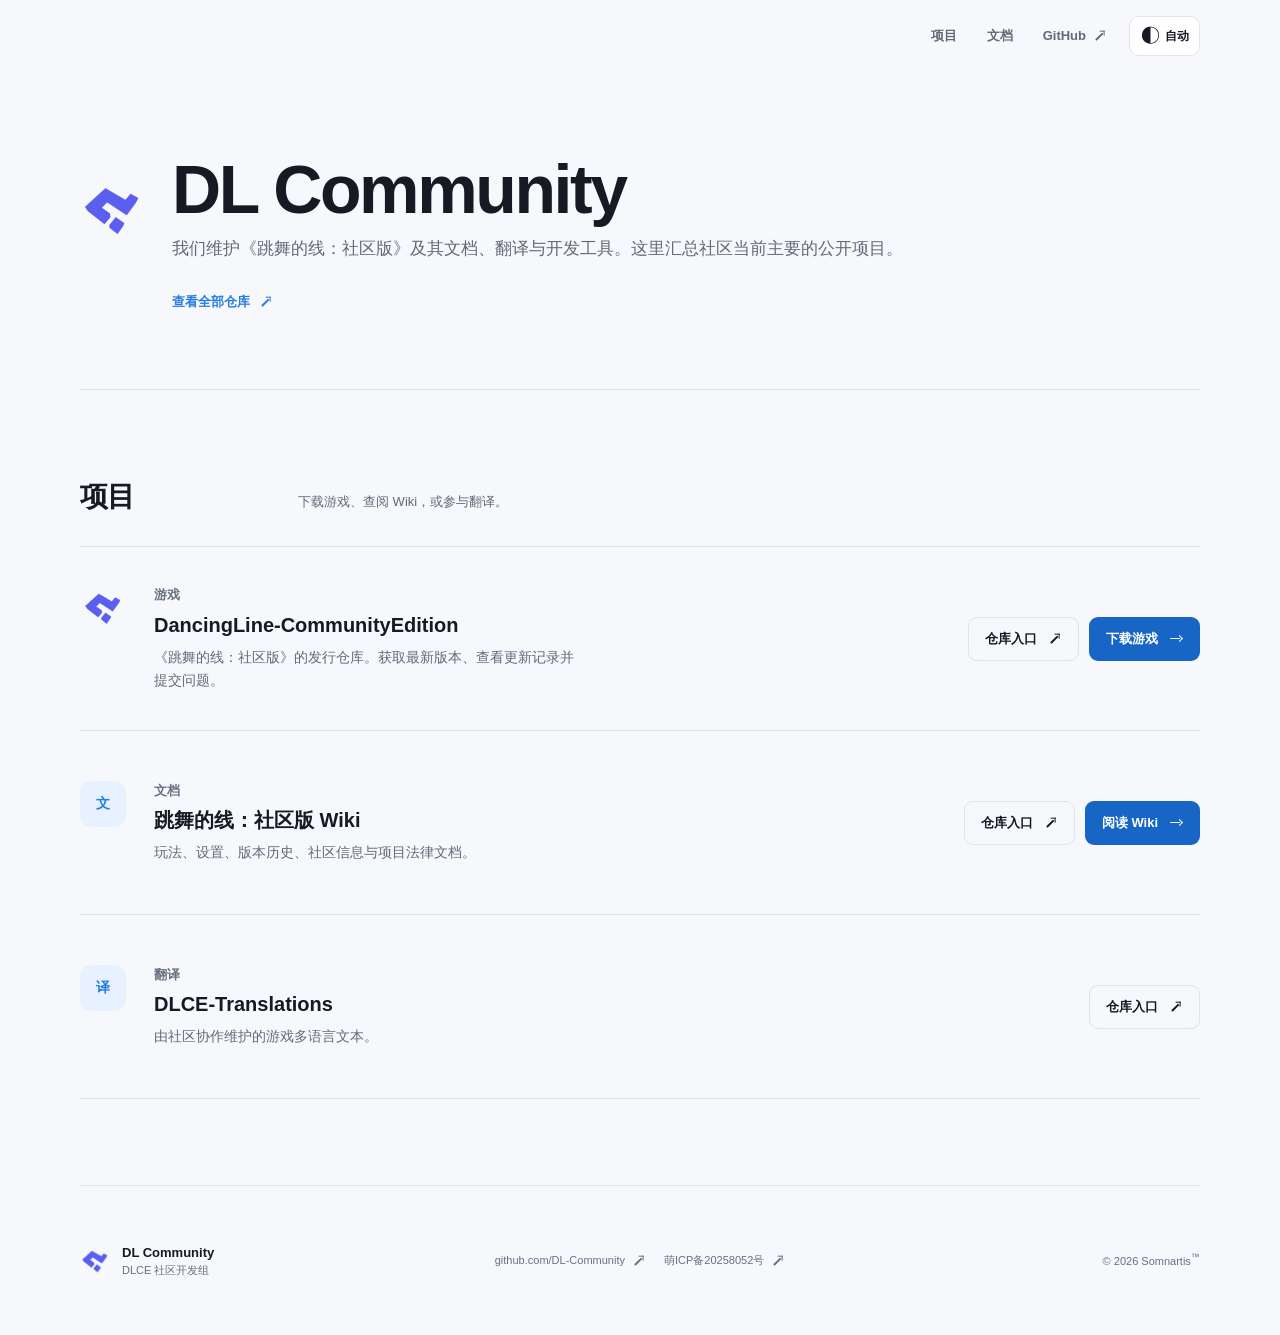
<file: index.html>
<!doctype html>
<html lang="zh-CN">
<head>
  <meta charset="utf-8"><meta name="viewport" content="width=device-width, initial-scale=1">
  <meta name="description" content="DL Community 项目主页：下载跳舞的线社区版、阅读 Wiki，并浏览社区维护的公开项目。">
  <meta name="theme-color" content="#f7f8fc" media="(prefers-color-scheme: light)"><meta name="theme-color" content="#161616" media="(prefers-color-scheme: dark)">
  <meta property="og:type" content="website"><meta property="og:title" content="DL Community — 项目主页"><meta property="og:description" content="下载 DLCE、阅读项目文档，并浏览 DL Community 的公开项目。">
  <link rel="canonical" href="https://dlce.somnartis.net/">
  <link id="site-favicon" rel="icon" href="assets/dl-logo-dark.png" type="image/png" data-light-href="assets/dl-logo-dark.png" data-dark-href="assets/dl-logo-white.png">
  <link rel="stylesheet" href="styles.css?v=20260816-3"><title>DL Community — 项目主页</title>
  <script>try{const t=localStorage.getItem('dl-theme');if(t==='light'||t==='dark')document.documentElement.dataset.theme=t;document.documentElement.dataset.themeMode=t==='light'||t==='dark'?t:'auto';const r=t==='dark'||(t!=='light'&&matchMedia('(prefers-color-scheme: dark)').matches)?'dark':'light',f=document.getElementById('site-favicon');f.href=f.dataset[r+'Href']}catch(_){}</script>
</head>
<body>
  <a class="skip-link" href="#main">跳到主要内容</a>
  <header class="site-header"><div class="header-inner">
    <a class="brand" href="https://dlce.somnartis.net/" aria-label="DL Community 首页"><span class="brand-logo" aria-hidden="true"></span><span class="nav-title" aria-hidden="true">DL Community</span></a>
    <nav class="main-nav" id="main-nav" aria-label="主要导航"><a href="#featured">项目</a><a href="https://dlce.somnartis.net/Docs/">文档</a><a href="https://github.com/DL-Community" target="_blank" rel="noreferrer">GitHub <span class="arrow-mark arrow-external" aria-hidden="true"></span></a></nav>
    <div class="header-actions"><button class="theme-toggle" type="button" aria-label="主题：自动，跟随浏览器；点击切换到浅色主题" title="主题：自动（跟随浏览器）"><span class="theme-icon" aria-hidden="true">◐</span><span class="theme-mode-text">自动</span></button><button class="menu-toggle" type="button" aria-expanded="false" aria-controls="main-nav" aria-label="打开导航菜单"><span></span><span></span><span></span></button></div>
  </div></header>
  <main id="main">
    <section class="intro" aria-labelledby="page-title">
      <img class="intro-mark theme-logo" src="assets/dl-logo-dark.png" alt="" width="64" height="64">
      <div class="intro-copy"><h1 id="page-title">DL Community</h1><p>我们维护《跳舞的线：社区版》及其文档、翻译与开发工具。这里汇总社区当前主要的公开项目。</p></div>
      <a class="org-link" href="https://github.com/orgs/DL-Community/repositories" target="_blank" rel="noreferrer">查看全部仓库 <span class="arrow-mark arrow-external" aria-hidden="true"></span></a>
    </section>
    <section class="project-section" id="featured" aria-labelledby="featured-title">
      <div class="section-heading"><h2 id="featured-title">项目</h2><p>下载游戏、查阅 Wiki，或参与翻译。</p></div>
      <div class="project-list">
        <article class="project-row featured-row">
          <div class="project-identity"><span class="project-symbol project-symbol-image"><img class="theme-logo" src="assets/dl-logo-dark.png" alt="" width="42" height="42"></span><div><p class="project-kind">游戏</p><h3>DancingLine-CommunityEdition</h3><p class="project-description">《跳舞的线：社区版》的发行仓库。获取最新版本、查看更新记录并提交问题。</p></div></div>
          <div class="project-actions"><a class="action-secondary" href="https://github.com/DL-Community/DancingLine-CommunityEdition" target="_blank" rel="noreferrer">仓库入口 <span class="arrow-mark arrow-external"></span></a><a class="action-primary" href="https://dlce.somnartis.net/Docs/#/?id=downloads">下载游戏 <span class="arrow-mark"></span></a></div>
        </article>
        <article class="project-row featured-row">
          <div class="project-identity"><span class="project-symbol" aria-hidden="true">文</span><div><p class="project-kind">文档</p><h3>跳舞的线：社区版 Wiki</h3><p class="project-description">玩法、设置、版本历史、社区信息与项目法律文档。</p></div></div>
          <div class="project-actions"><a class="action-secondary" href="https://github.com/DL-Community/Docs" target="_blank" rel="noreferrer">仓库入口 <span class="arrow-mark arrow-external"></span></a><a class="action-primary" href="https://dlce.somnartis.net/Docs/">阅读 Wiki <span class="arrow-mark"></span></a></div>
        </article>
        <article class="project-row featured-row">
          <div class="project-identity"><span class="project-symbol" aria-hidden="true">译</span><div><p class="project-kind">翻译</p><h3>DLCE-Translations</h3><p class="project-description">由社区协作维护的游戏多语言文本。</p></div></div>
          <div class="project-actions"><a class="action-secondary" href="https://github.com/DL-Community/DLCE-Translations" target="_blank" rel="noreferrer">仓库入口 <span class="arrow-mark arrow-external"></span></a></div>
        </article>
      </div>
    </section>
  </main>
  <footer class="site-footer"><div class="footer-brand"><img class="theme-logo" src="assets/dl-logo-dark.png" alt="" width="30" height="30"><span><strong>DL Community</strong><small>DLCE 社区开发组</small></span></div><div class="footer-center"><a href="https://github.com/DL-Community" target="_blank" rel="noreferrer">github.com/DL-Community <span class="arrow-mark arrow-external"></span></a><a href="https://icp.gov.moe/?keyword=20258052" target="_blank" rel="noreferrer">萌ICP备20258052号 <span class="arrow-mark arrow-external"></span></a></div><p>© <span id="year">2026</span> Somnartis<sup>™</sup></p></footer>
  <script src="script.js"></script>
</body>
</html>
</file>
<file: styles.css>
:root{color-scheme:light dark;--bg:#f7f8fc;--surface:#fff;--text:#171923;--muted:#626978;--soft:#8d93a1;--border:#dfe3ec;--header:rgba(247,248,252,.86);--accent:#247ce5;--accent-strong:#1766c6;--accent-soft:#e7f1ff;--primary:#1766c6;--primary-hover:#1057aa;--primary-text:#fff;--shadow:0 20px 60px rgba(29,39,65,.14);--max:1120px;--ease:cubic-bezier(.23,1,.32,1)}
html[data-theme=dark]{color-scheme:dark;--bg:#161616;--surface:#212121;--text:#f4f6fb;--muted:#a8aeba;--soft:#747a86;--border:#373737;--header:rgba(22,22,22,.88);--accent:#2c9cff;--accent-strong:#64b6ff;--accent-soft:rgba(44,156,255,.13);--primary:#64b6ff;--primary-hover:#83c5ff;--primary-text:#071521;--shadow:0 28px 80px rgba(0,0,0,.34)}
@media(prefers-color-scheme:dark){html:not([data-theme=light]){color-scheme:dark;--bg:#161616;--surface:#212121;--text:#f4f6fb;--muted:#a8aeba;--soft:#747a86;--border:#373737;--header:rgba(22,22,22,.88);--accent:#2c9cff;--accent-strong:#64b6ff;--accent-soft:rgba(44,156,255,.13);--primary:#64b6ff;--primary-hover:#83c5ff;--primary-text:#071521;--shadow:0 28px 80px rgba(0,0,0,.34)}}
*,*:before,*:after{box-sizing:border-box}html{scroll-behavior:smooth}body{margin:0;min-width:320px;background:var(--bg);color:var(--text);font-family:"Noto Sans SC","PingFang SC","Microsoft YaHei UI","Segoe UI",sans-serif;line-height:1.5;-webkit-font-smoothing:antialiased;transition:background-color 180ms var(--ease),color 180ms var(--ease)}a{color:inherit;text-decoration:none}button,a{-webkit-tap-highlight-color:transparent}button{font:inherit}img{display:block;max-width:100%}h1,h2,h3{text-wrap:balance}p{text-wrap:pretty}::selection{background:var(--accent);color:var(--bg)}
.arrow-mark{position:relative;width:14px;height:14px;display:inline-block;flex:0 0 auto}.arrow-mark:before{content:"";position:absolute;left:1px;top:6px;width:10px;height:1.5px;background:currentColor;border-radius:2px}.arrow-mark:after{content:"";position:absolute;right:1px;top:4px;width:5px;height:5px;border-top:1.5px solid;border-right:1.5px solid;transform:rotate(45deg)}.arrow-external{transform:rotate(-45deg)}.skip-link{position:fixed;top:12px;left:12px;z-index:1000;padding:10px 14px;border-radius:8px;background:var(--text);color:var(--bg);transform:translateY(-160%)}.skip-link:focus{transform:none}
.site-header{position:fixed;inset:0 0 auto;z-index:100;border-bottom:1px solid transparent;background:var(--header);backdrop-filter:blur(18px);-webkit-backdrop-filter:blur(18px)}.site-header.scrolled{border-bottom-color:var(--border)}.header-inner{width:min(calc(100% - 40px),var(--max));height:72px;margin:auto;display:flex;align-items:center;justify-content:space-between}.brand{display:flex;align-items:center;gap:11px;font-weight:700}.brand-logo{width:34px;height:34px;background:center/contain no-repeat url(assets/dl-logo-dark.png)}html[data-theme=dark] .brand-logo{background-image:url(assets/dl-logo-white.png)}@media(prefers-color-scheme:dark){html:not([data-theme=light]) .brand-logo{background-image:url(assets/dl-logo-white.png)}}.main-nav{display:flex;align-items:center;gap:30px;margin-left:auto;margin-right:22px}.main-nav a{position:relative;display:flex;align-items:center;gap:7px;color:var(--muted);font-size:13px;font-weight:600}.main-nav a:after{content:"";position:absolute;left:0;right:0;bottom:-9px;height:2px;background:var(--accent);transform:scaleX(0);transform-origin:left}.main-nav a:hover,.main-nav a.is-active{color:var(--accent)}.main-nav a.is-active:after{transform:scaleX(1)}.header-actions{display:flex;gap:8px}.theme-toggle,.menu-toggle{height:40px;display:grid;place-items:center;border:1px solid var(--border);border-radius:10px;background:var(--surface);color:var(--text);cursor:pointer}.theme-toggle{min-width:68px;grid-template-columns:20px auto;gap:5px;padding:0 10px}.theme-mode-text{font-size:12px;font-weight:700}.theme-icon{font-size:19px}.menu-toggle{display:none;width:40px;gap:4px;padding:10px}.menu-toggle span{width:18px;height:1.5px;background:currentColor}
main,.site-footer{width:min(calc(100% - 40px),var(--max));margin-inline:auto}.intro{min-height:390px;padding:150px 0 72px;display:grid;grid-template-columns:auto minmax(0,1fr) auto;align-items:center;gap:28px;border-bottom:1px solid var(--border)}.intro-mark{width:64px;height:64px;object-fit:contain}.intro-copy h1{margin:0 0 12px;font-size:clamp(42px,6vw,68px);font-weight:780;line-height:1;letter-spacing:-.035em}.intro-copy p{max-width:46em;margin:0;color:var(--muted);font-size:17px;line-height:1.7}.org-link{display:flex;align-items:center;gap:9px;color:var(--accent);font-size:13px;font-weight:650}.project-section{padding:86px 0;scroll-margin-top:54px}.project-section.secondary{padding-top:28px}.section-heading{display:grid;grid-template-columns:190px 1fr;align-items:baseline;gap:28px;margin-bottom:28px}.section-heading h2{margin:0;font-size:28px;letter-spacing:-.02em}.section-heading p{margin:0;color:var(--muted);font-size:13px}.project-list{border-top:1px solid var(--border)}.project-row{border-bottom:1px solid var(--border)}.featured-row{min-height:184px;padding:32px 0;display:grid;grid-template-columns:minmax(0,1fr) auto;align-items:center;gap:44px}.project-identity{display:grid;grid-template-columns:52px minmax(0,1fr);gap:22px}.project-symbol{width:46px;height:46px;display:grid;place-items:center;border-radius:12px;background:var(--accent-soft);color:var(--accent);font-size:14px;font-weight:800}.project-symbol-image{background:transparent}.project-symbol-image img{width:42px;height:42px;object-fit:contain}.project-kind{margin:0 0 7px;color:var(--soft);font-size:13px;font-weight:650}.project-row h3{margin:0;overflow-wrap:anywhere;font-size:20px;line-height:1.3}.project-description,.compact-row p{margin:8px 0 0;color:var(--muted);font-size:14px;line-height:1.65}.project-description{max-width:55ch}.project-actions{display:flex;gap:10px}.action-primary,.action-secondary{min-height:44px;display:flex;align-items:center;gap:11px;padding:0 16px;border:1px solid var(--border);border-radius:9px;font-size:13px;font-weight:700;white-space:nowrap}.action-primary{border-color:transparent;background:var(--primary);color:var(--primary-text)}.action-primary:hover{background:var(--primary-hover)}.action-secondary:hover{border-color:var(--accent);color:var(--accent)}.compact-row{min-height:116px;padding:23px 0;display:grid;grid-template-columns:52px minmax(0,1fr) 100px 120px;align-items:center;gap:22px}.compact-row:hover{color:var(--accent)}.compact-row .project-symbol{width:40px;height:40px;border-radius:10px;font-size:12px}.compact-row h3{font-size:17px}.compact-row p{margin-top:5px}.repo-meta{color:var(--soft);font-size:13px}.row-action{display:flex;justify-content:flex-end;align-items:center;gap:9px;color:var(--accent);font-size:13px;font-weight:650;white-space:nowrap}
.site-footer{min-height:150px;display:grid;grid-template-columns:1fr auto 1fr;gap:30px;align-items:center;color:var(--soft);border-top:1px solid var(--border)}.footer-brand{display:flex;align-items:center;gap:12px}.footer-brand strong,.footer-brand small{display:block}.footer-brand strong{color:var(--text);font-size:13px}.footer-brand small,.site-footer>p,.footer-center{font-size:11px}.footer-center{display:flex;gap:18px}.footer-center a{display:flex;align-items:center;gap:7px}.site-footer>p{justify-self:end}:focus-visible{outline:3px solid var(--accent);outline-offset:3px}
@media(max-width:820px){.main-nav{gap:20px}.intro{grid-template-columns:auto 1fr}.org-link{grid-column:2}.featured-row{grid-template-columns:1fr;gap:22px}.project-actions{padding-left:74px}.compact-row{grid-template-columns:48px 1fr 110px}.repo-meta{display:none}.site-footer{grid-template-columns:1fr auto}.footer-center{grid-column:1/-1;grid-row:2}}
@media(max-width:760px){.main-nav{position:absolute;top:64px;left:14px;right:14px;display:flex;visibility:hidden;flex-direction:column;align-items:stretch;gap:0;margin:0;padding:8px;border:1px solid var(--border);border-radius:12px;background:var(--surface);box-shadow:var(--shadow);opacity:0;pointer-events:none}.main-nav.open{visibility:visible;opacity:1;pointer-events:auto}.main-nav a{padding:13px 12px}.menu-toggle{display:grid}.menu-toggle[aria-expanded=true] span:nth-child(1){transform:translateY(5.5px) rotate(45deg)}.menu-toggle[aria-expanded=true] span:nth-child(2){opacity:0}.menu-toggle[aria-expanded=true] span:nth-child(3){transform:translateY(-5.5px) rotate(-45deg)}}
@media(max-width:620px){.header-inner,main,.site-footer{width:min(calc(100% - 28px),var(--max))}.header-inner{height:64px}.brand>span:last-child{display:none}.intro{min-height:auto;padding:118px 0 58px;grid-template-columns:52px 1fr;gap:20px}.intro-mark{width:52px;height:52px}.intro-copy h1{font-size:38px}.intro-copy p{font-size:15px}.org-link{grid-column:1/-1}.project-section{padding:68px 0}.project-section.secondary{padding-top:10px}.section-heading{grid-template-columns:1fr;gap:8px}.featured-row{padding:28px 0}.project-identity{grid-template-columns:44px 1fr;gap:16px}.project-symbol{width:40px;height:40px}.project-row h3{font-size:18px}.project-actions{padding-left:0;display:grid;grid-template-columns:1fr 1fr}.compact-row{grid-template-columns:40px 1fr 14px;gap:14px}.row-action{font-size:0}.site-footer{min-height:230px;grid-template-columns:1fr;padding:30px 0;align-content:center}.footer-center{grid-column:1;grid-row:auto;flex-wrap:wrap}.site-footer>p{justify-self:start;margin:0}}
@media(prefers-reduced-motion:reduce){html{scroll-behavior:auto}*,*:before,*:after{animation-duration:.01ms!important;transition-duration:.01ms!important}}
.theme-mode-text{white-space:nowrap}.intro{grid-template-columns:auto minmax(0,1fr)}.org-link{grid-column:2;margin-top:-10px}
@media(max-width:820px){.org-link{grid-column:2}}
@media(max-width:620px){.intro{grid-template-columns:52px 1fr}.org-link{grid-column:1/-1;margin-top:0}}
:root{--soft:#687080}html[data-theme=dark]{--soft:#aeb4bf}
@media(prefers-color-scheme:dark){html:not([data-theme=light]){--soft:#aeb4bf}}
.nav-title{max-width:min(42vw,280px);overflow:hidden;color:var(--text);font-size:15px;font-weight:700;letter-spacing:-.01em;line-height:1;opacity:0;pointer-events:none;text-overflow:ellipsis;white-space:nowrap;transform:translateY(25%);transition:opacity 180ms var(--ease),transform 180ms var(--ease)}
.site-header.title-visible .nav-title{opacity:1;transform:translateY(0)}
@media(max-width:760px){.brand>span.nav-title:last-child{display:block}.nav-title{max-width:calc(100vw - 220px)}}
@media(prefers-reduced-motion:reduce){.nav-title{transform:none;transition:opacity 120ms var(--ease)}}
.brand{opacity:0;pointer-events:none;transform:translateY(25%);transition:opacity 180ms var(--ease),transform 180ms var(--ease)}
.nav-title,.site-header.title-visible .nav-title{opacity:1;transform:none;transition:none}
.site-header.title-visible .brand{opacity:1;pointer-events:auto;transform:translateY(0)}
@media(prefers-reduced-motion:reduce){.brand{transform:none;transition:opacity 120ms var(--ease)}}
.theme-logo{content:url("assets/dl-logo-dark.png")}
html[data-theme=dark] .theme-logo{content:url("assets/dl-logo-white.png")}
@media(prefers-color-scheme:dark){html:not([data-theme=light]) .theme-logo{content:url("assets/dl-logo-white.png")}}
@media(max-width:620px){.project-actions a{justify-content:space-between}.project-actions a .arrow-mark{margin-left:auto}}
</file>
